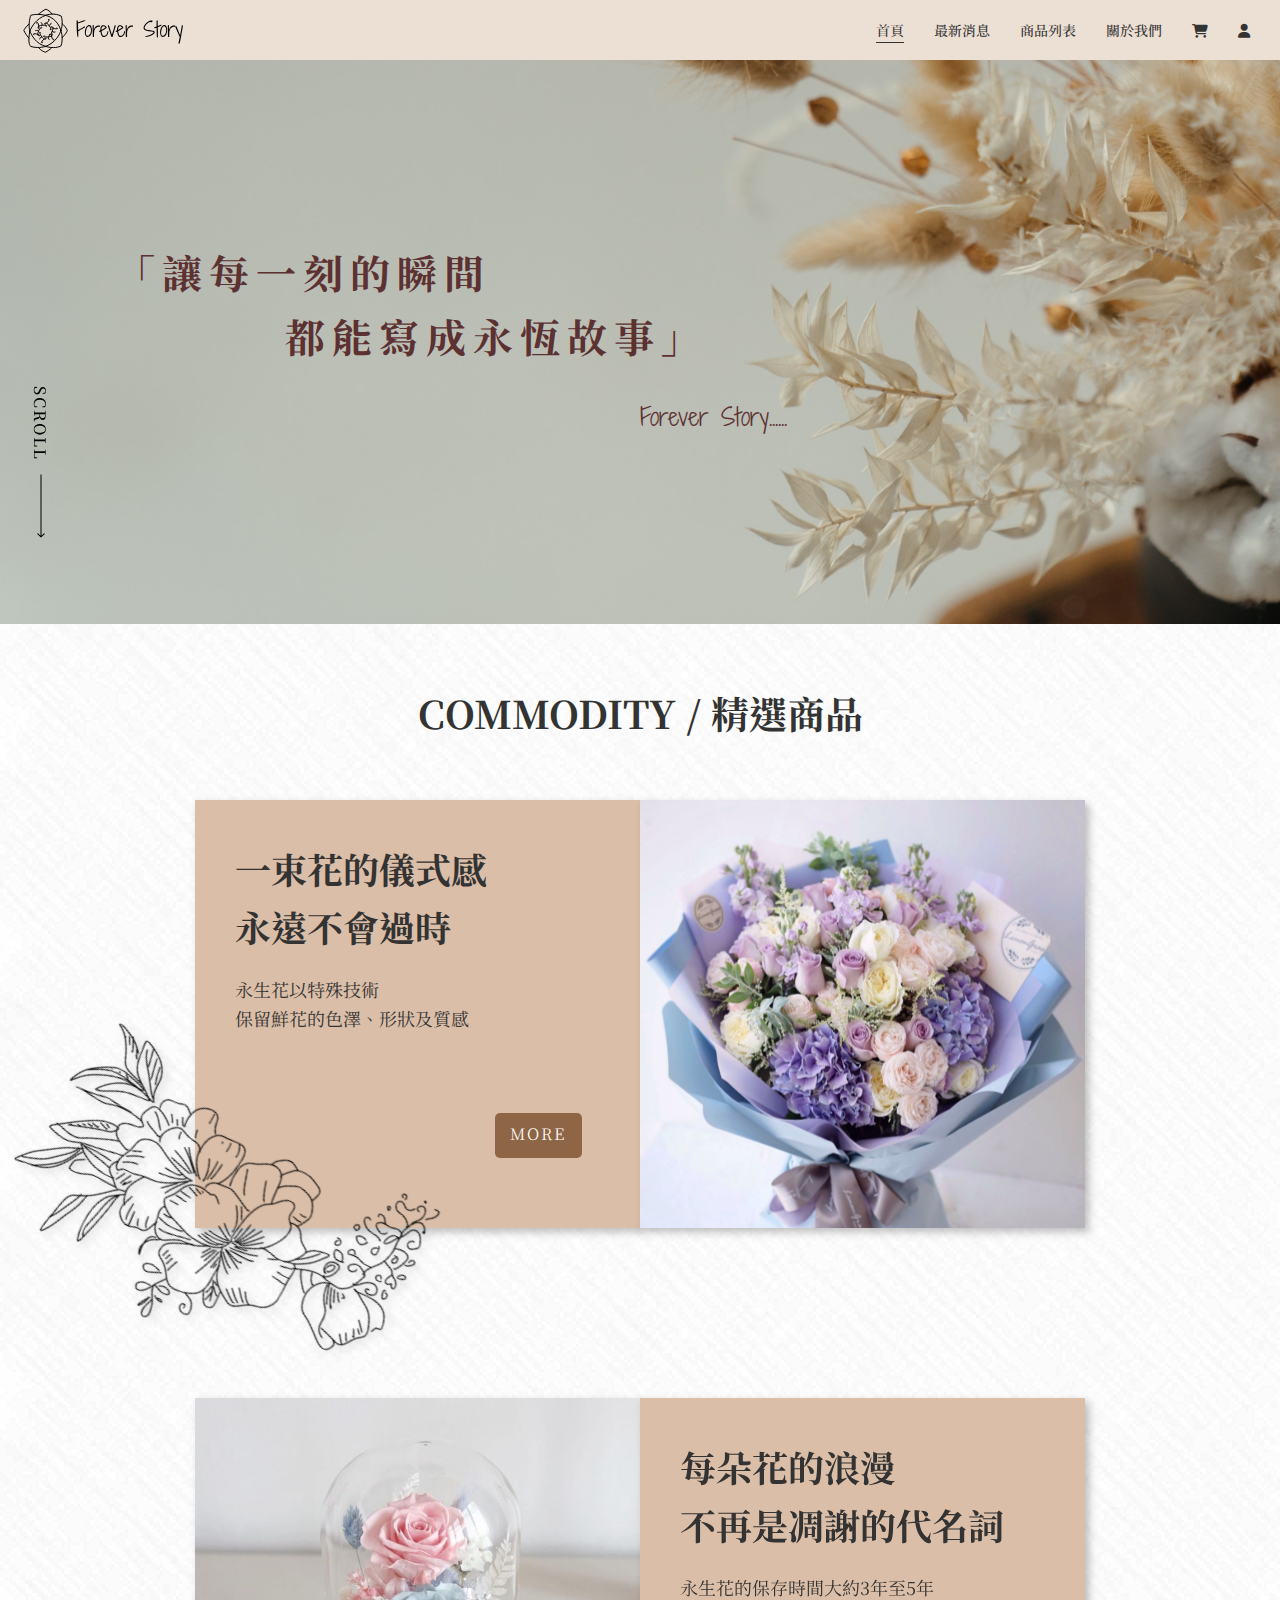
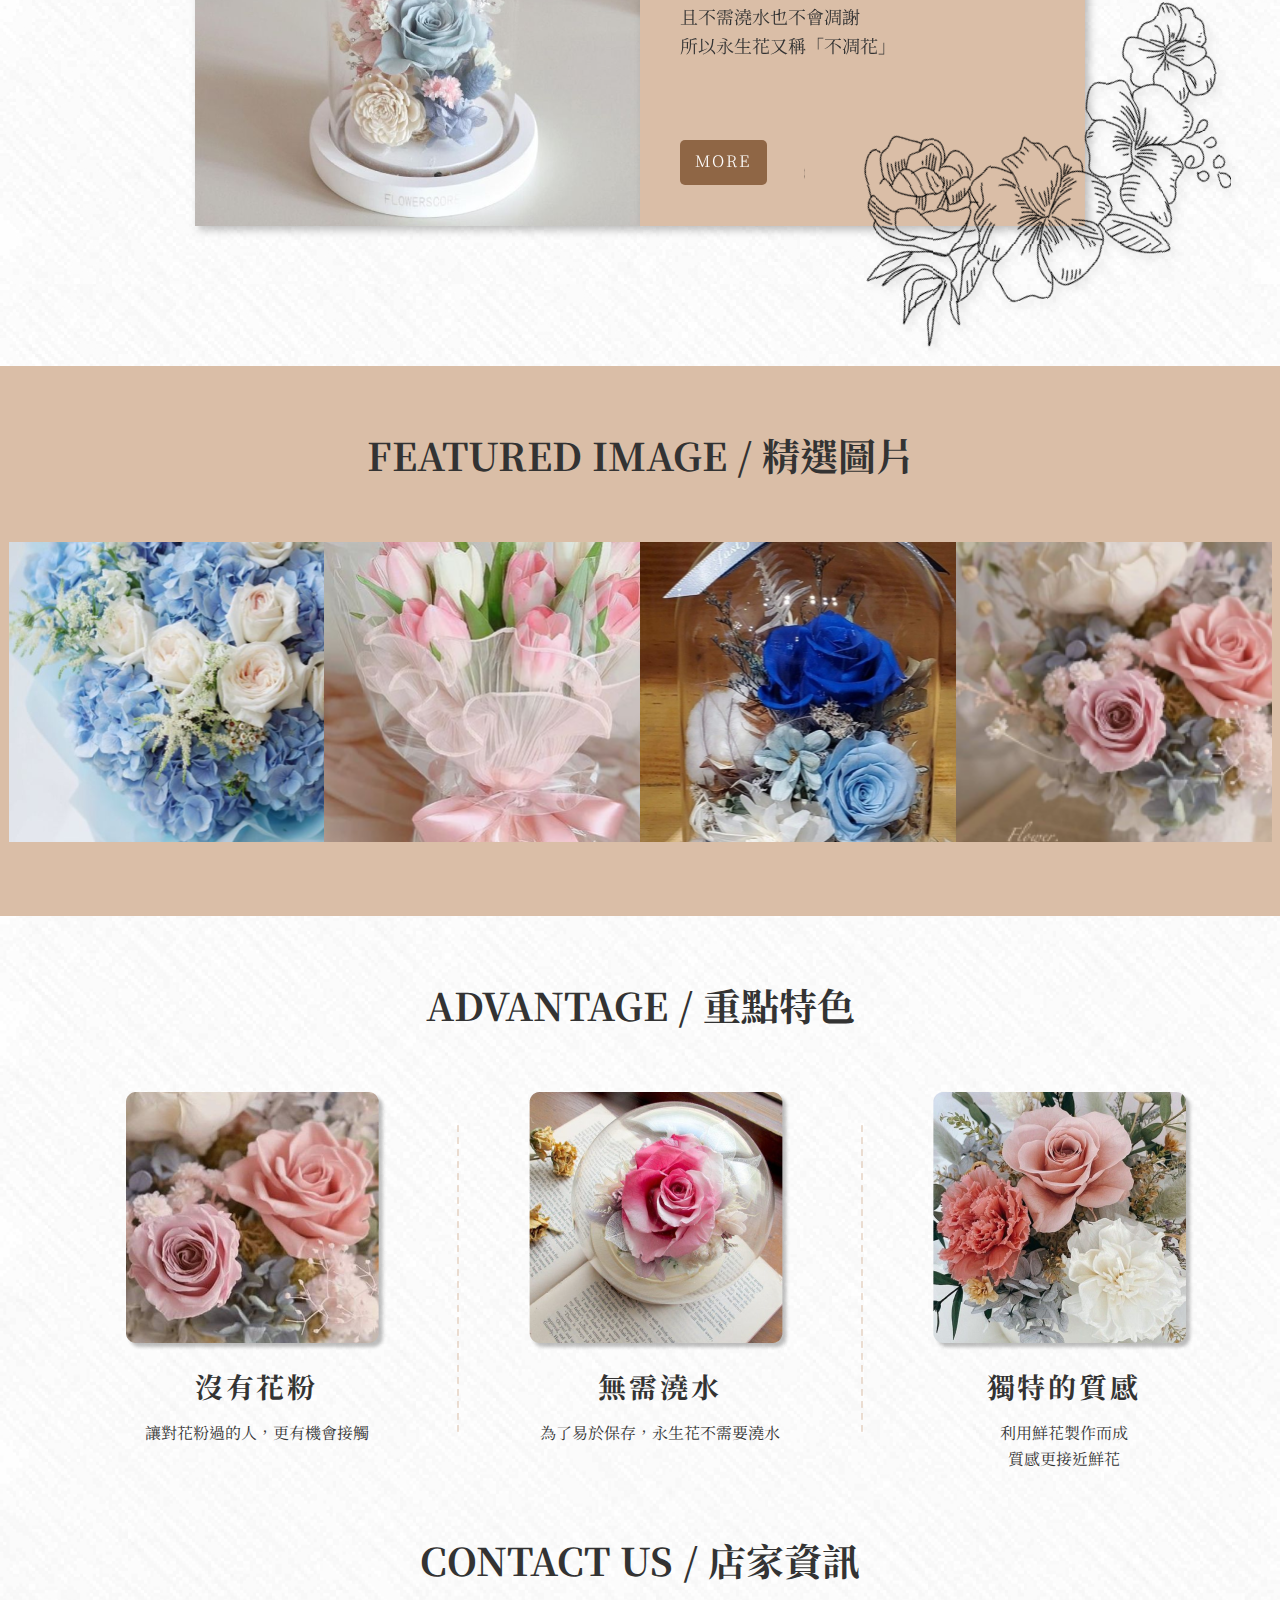
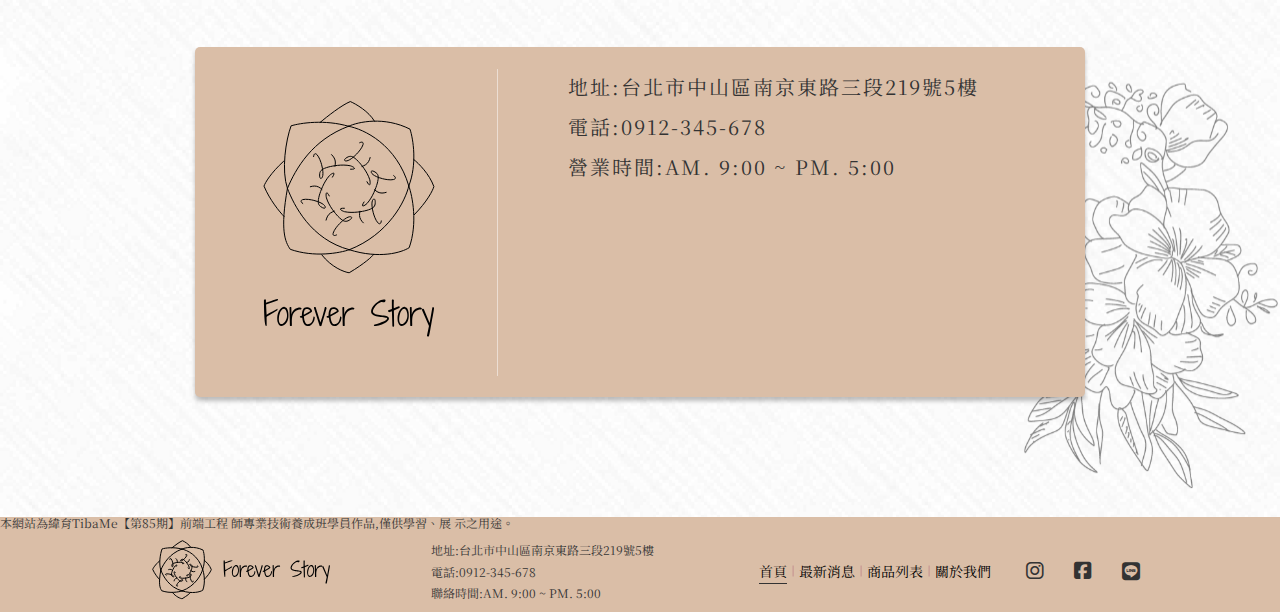
<file: index.html>
<!DOCTYPE html>
<html lang="en">
    <head>
        <meta charset="UTF-8">
        <meta http-equiv="X-UA-Compatible" content="IE=edge">
        <meta name="viewport" content="width=device-width, initial-scale=1.0">
        <link rel="icon" href="./img/Group 24 (1).png">
        <link rel="preconnect" href="https://fonts.googleapis.com">
        <link rel="preconnect" href="https://fonts.gstatic.com" crossorigin>
        <link href="https://fonts.googleapis.com/css2?family=Noto+Serif+TC:wght@400;500;700&display=swap" rel="stylesheet">
        <link href="https://fonts.googleapis.com/css2?family=Shadows+Into+Light+Two&display=swap" rel="stylesheet">
        <link rel="stylesheet" href="https://cdnjs.cloudflare.com/ajax/libs/font-awesome/6.4.0/css/all.min.css">
        <link rel="stylesheet" href="css/style.css">
        <title>Forever Story</title>
    </head>
    <body>
        <!------------------天------------------------->
        <header>
            <div class="logo">
                <a href="index.html">
                    <img src="./img/logo.svg" alt="">
                </a>
            </div>
            
            <i class="fa fa-bars" aria-hidden="true"></i>
            <ul>
                <li><a href="index.html" class="index_a">首頁</a></li>
                <li><a href="news.html">最新消息</a></li>
                <li><a href="item.html">商品列表</a></li>
                <li><a href="about.html">關於我們</a></li>
                <li><a href="shoppingcart.html" class="shopping_a"><i class="fa-solid fa-cart-shopping"></i></a></li>
                <li><a href="user.html" class="user_a"><i class="fa-solid fa-user"></i></a></li>
            </ul>
        

        </header>

        <!------------------大圖------------------------->
        <div class="big_bgi">
            <img src="./img/scroll.svg" alt="" class="scroll">

            <h1 class="title"><pre>「讓每一刻的瞬間
          都能寫成永恆故事」</pre></h1>
            <p class="titletext">Forever Story......</p>
            
        </div>

        <!--------------------精選商品--------------------------->
    <article class="commodity">

        <h2>COMMODITY / 精選商品</h2>
        
            <div class="commoditywar1">
                <div class="t1">
                    <div class="topflowerleft"></div> 
                    <h3>一束花的儀式感<br>
                        永遠不會過時</h3>
                        <p>永生花以特殊技術<br>
                            保留鮮花的色澤、形狀及質感</p>
                        <button><a href="./item.html">MORE</a></button>
                </div>
                <img src="./img/commodity_item1.svg" alt="" class="commodity_item1">
            </div>

            <div class="commoditywar2">
                <img src="./img/commodity_item2.png" alt="" class="commodity_item2">
                <div class="t2">
                    <h3>每朵花的浪漫<br>
                        不再是凋謝的代名詞</h3>
                    <p>永生花的保存時間大約3年至5年<br>
                    且不需澆水也不會凋謝<br>
                    所以永生花又稱「不凋花」</p>

                    <button class="btn1"><a href="./item.html">MORE</a></button>
                    <div class="topflowerright"></div> 
                </div>
            </div>

            
        
    </article>
    <!---------------------------精選圖片---------------------------------------->
    <article class="featured">
            <h2>FEATURED IMAGE / 精選圖片</h2>

            <ul>
                <li class="item1"></li>
                <li class="item2"></li>
                <li class="item3"></li>
                <li class="item4"></li>
            </ul>   

    </article>

    <!---------------------------特色---------------------------------------->
    <article class="bottom">
        <h2>ADVANTAGE / 重點特色</h2>
        <div class="advantage">

            <ul>
                <li>
                    <img src="./img/advantage1.png" alt="" class="advantage1">
                    <h4>沒有花粉</h4>
                    <P>讓對花粉過的人，更有機會接觸
                    </P>
                </li>

                <img src="./img/Line 4.svg" alt="" class="line">

                <li>
                    <img src="./img/advantage2.png" alt="" class="advantage2">
                    <h4>無需澆水</h4>
                    <p>為了易於保存，永生花不需要澆水</p>
                </li>

                <img src="./img/Line 4.svg" alt="" class="line">

                <li>
                    <img src="./img/advantage3.png" alt="" class="advantage3">
                    <h4>獨特的質感</h4>
                    <p>利用鮮花製作而成<br>質感更接近鮮花</p>
                </li>
            </ul>


        </div>

                <!--店家資訊-->
        <h2>CONTACT US / 店家資訊</h2>
        <div class="contact">

            <div class="leftlogo">
                <img src="./img/logoimg.svg" alt="" class="logoimg">
            </div>

            <img src="./img/Line 39.svg" alt="" class="divline">

            <div class="righttext">
                <p>地址:台北市中山區南京東路三段219號5樓<br>
                電話:0912-345-678<br>
                營業時間:AM. 9:00 ~ PM.  5:00</p>

                <p class="rwdrighttext">地址 :<br>台北市中山區南京東路三段219號5樓<br>
                    電話:<br>0912-345-678<br>
                    營業時間:<br>AM. 9:00 ~ PM.  5:00</p>
                <iframe src="https://www.google.com/maps/embed?pb=!1m18!1m12!1m3!1d3614.4656065755294!2d121.539408229922!3d25.052203399999993!2m3!1f0!2f0!3f0!3m2!1i1024!2i768!4f13.1!3m3!1m2!1s0x3442abe6b0446815%3A0xf006dde8c27afcc7!2z57ev6IKyVGliYU1l6ZmE6Kit5Y-w5YyX6IG36KiT5Lit5b-D!5e0!3m2!1szh-TW!2stw!4v1688898872513!5m2!1szh-TW!2stw" width="480" height="170" style="border:0;" allowfullscreen="" loading="lazy" referrerpolicy="no-referrer-when-downgrade"></iframe>
                <iframe src="https://www.google.com/maps/embed?pb=!1m18!1m12!1m3!1d903.6169485216923!2d121.54260916946986!3d25.052129213550778!2m3!1f0!2f0!3f0!3m2!1i1024!2i768!4f13.1!3m3!1m2!1s0x3442abe6b0446815%3A0xf006dde8c27afcc7!2z57ev6IKyVGliYU1l6ZmE6Kit5Y-w5YyX6IG36KiT5Lit5b-D!5e0!3m2!1szh-TW!2stw!4v1688984788262!5m2!1szh-TW!2stw" width="200" height="200" style="border:0;" allowfullscreen="" loading="lazy" referrerpolicy="no-referrer-when-downgrade" class="rwdmap"></iframe>
            </div>

            
        </div>
        <div class="bottomflower">
            <img src="./img/Group 148 (1).svg" alt="">
        </div>

    </article>

    <!--------------------- footer  ----------------------->
    <div class="worring">本網站為緯育TibaMe【第85期】前端工程
        師專業技術養成班學員作品,僅供學習、展
        示之用途。</div>
    <footer>
        

        <div class="footerimg">

            <a href="index.html"><img src="./img/footerlogo.svg" alt="" class="footerlogo"></a>

        </div>

        <div class="footertext">

            <p>地址:台北市中山區南京東路三段219號5樓<br>
                電話:0912-345-678<br>
                聯絡時間:AM. 9:00 ~ PM. 5:00</p>

        </div>


        <ul class="footerul">
            <li><a href="index.html" class="index_a">首頁</a></li>
            <img src="./img/Line 31.svg" alt="">
            <li><a href="news.html">最新消息</a></li>
            <img src="./img/Line 31.svg" alt="">
            <li><a href="item.html">商品列表</a></li>
            <img src="./img/Line 31.svg" alt="">
            <li><a href="about.html">關於我們</a></li>
        </ul>
        <div class="footericon">
            <a href="#"><i class="fa-brands fa-instagram"></i></a>
            <a href="#"><i class="fa-brands fa-square-facebook"></i></a>
            <a href="#"><i class="fa-brands fa-line"></i></a>
        </div>
    </footer>
    </body>
</html>
</file>
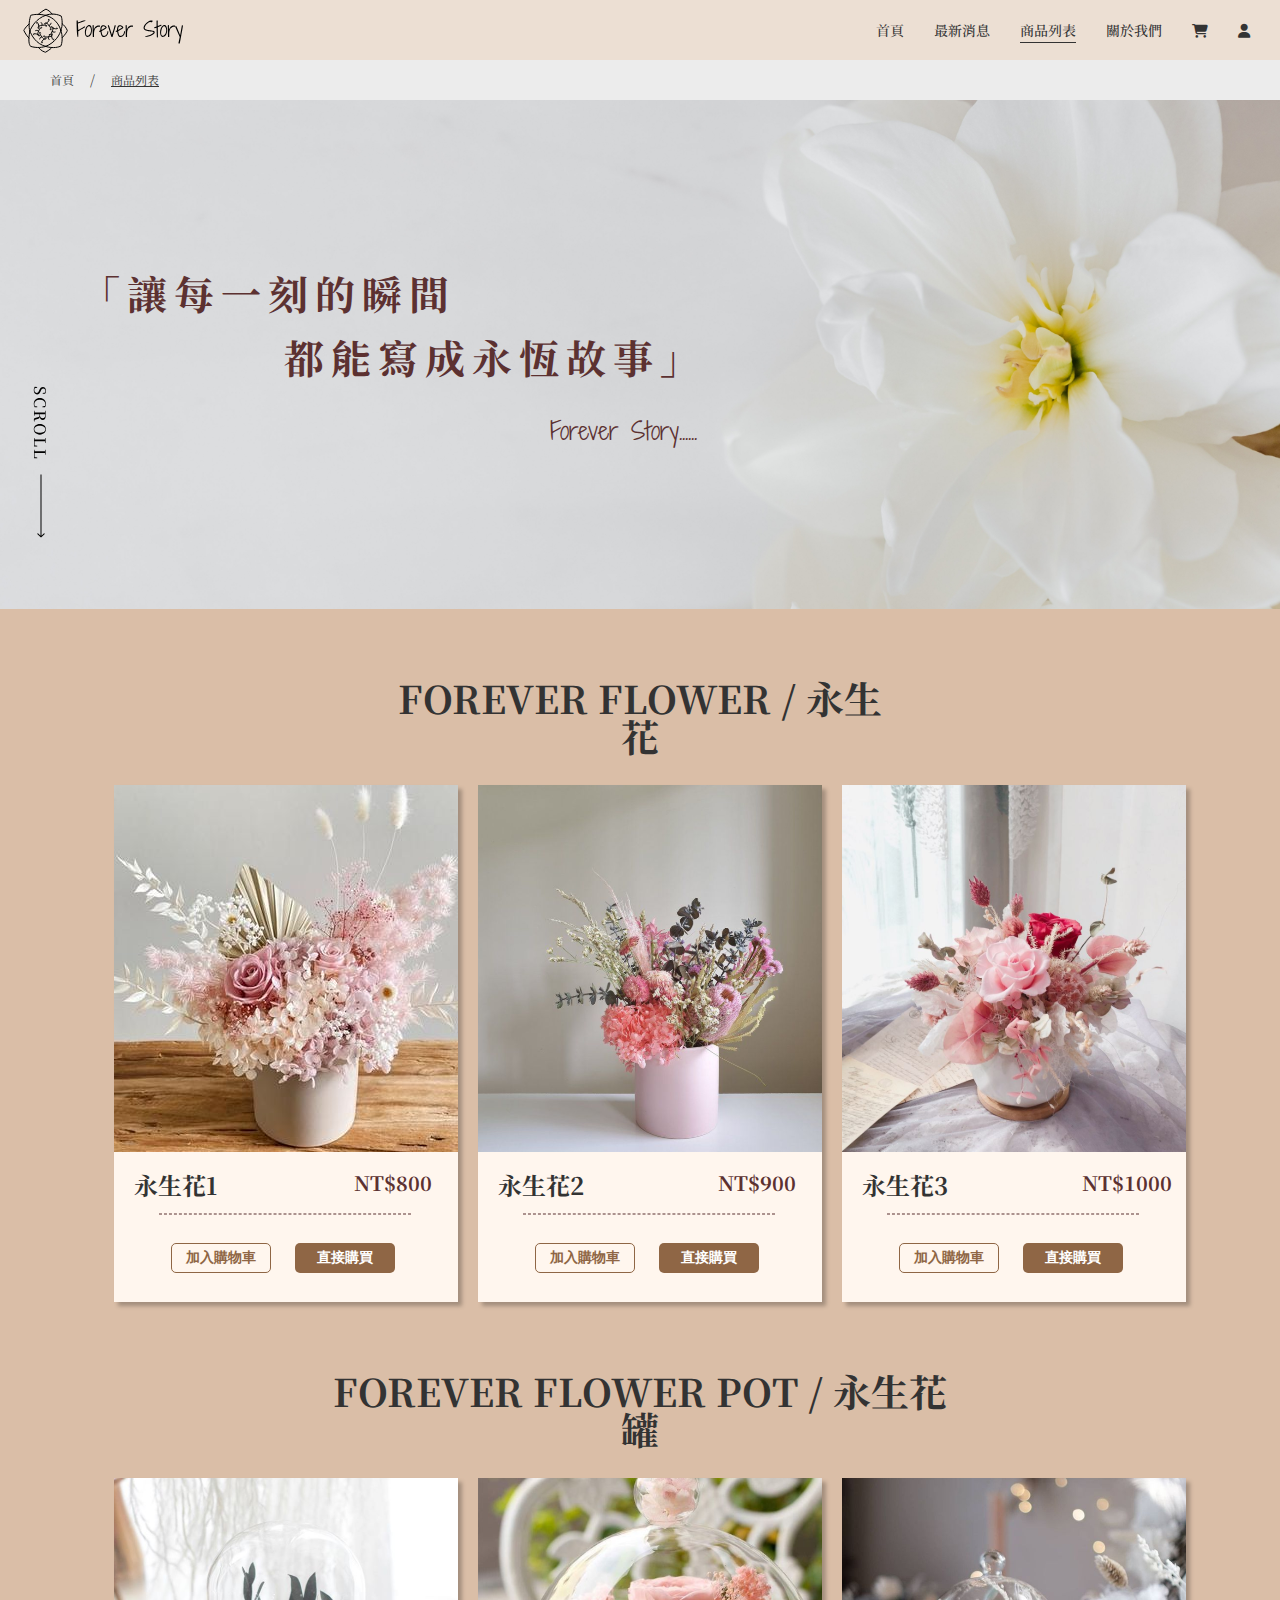
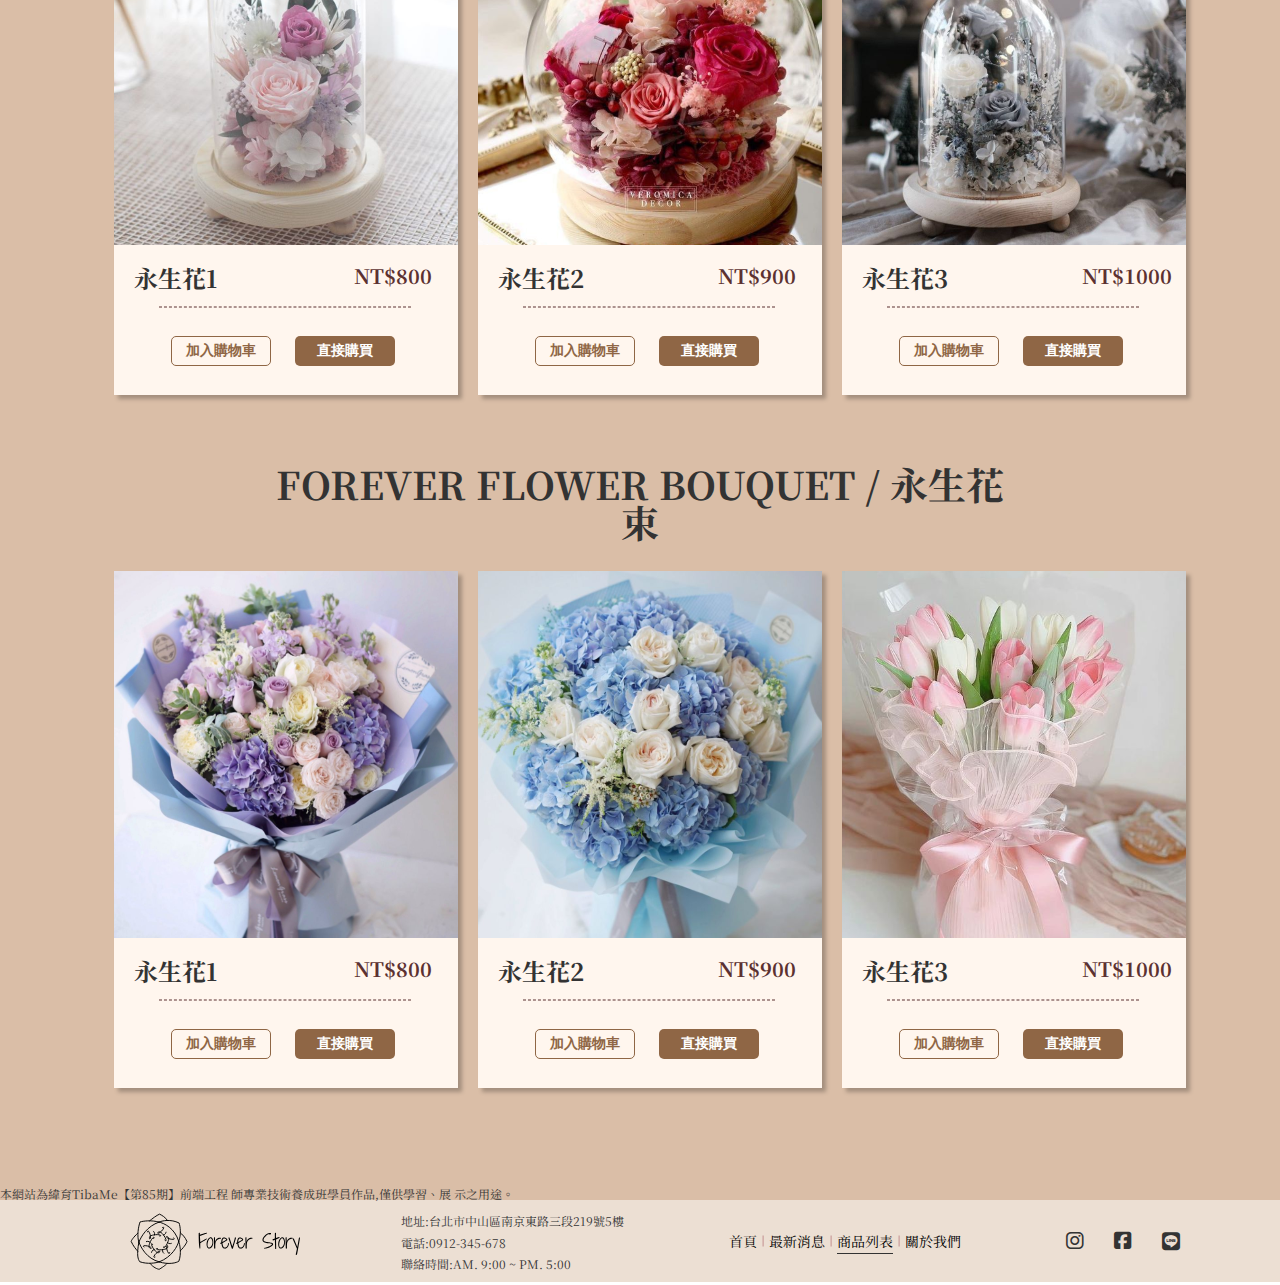
<file: item.html>
<!DOCTYPE html>
<html lang="en">
    <head>
        <meta charset="UTF-8">
        <meta http-equiv="X-UA-Compatible" content="IE=edge">
        <meta name="viewport" content="width=device-width, initial-scale=1.0">
        <link rel="icon" href="./img/Group 24 (1).png">
        <link rel="preconnect" href="https://fonts.googleapis.com">
        <link rel="preconnect" href="https://fonts.gstatic.com" crossorigin>
        <link href="https://fonts.googleapis.com/css2?family=Noto+Serif+TC:wght@400;500;700&display=swap" rel="stylesheet">
        <link href="https://fonts.googleapis.com/css2?family=Shadows+Into+Light+Two&display=swap" rel="stylesheet">
        <link rel="stylesheet" href="https://cdnjs.cloudflare.com/ajax/libs/font-awesome/6.4.0/css/all.min.css">
        <link rel="stylesheet" href="css/item_style.css">
        <link rel="stylesheet" href="css/style.css">
        <link rel="stylesheet" href="css/about_style.css">
        <title>Forever Story</title>
    </head>
    <body>

        <!----------------------天--------------------------->
        <header>
            <div class="logo">
                <a href="index.html">
                    <img src="./img/logo.svg" alt="">
                </a>
            </div>
            <ul>
                <li><a href="index.html">首頁</a></li>
                <li><a href="news.html" class="news_a">最新消息</a></li>
                <li><a href="item.html" class="item_a">商品列表</a></li>
                <li><a href="about.html">關於我們</a></li>
                <li><a href="shoppingcart.html" class="shopping_a"><i class="fa-solid fa-cart-shopping"></i></a></li>
                <li><a href="user.html" class="user_a"><i class="fa-solid fa-user"></i></a></li>
            </ul>
        </header>

        <!-----------------------麵包屑---------------------->
        <div class="nav">
            <pre><a href="index.html">首頁</a>    /    <a href="item.html" class="item_a">商品列表</a></pre>
        </div>
        <!------------------大圖---------------------->

        <div class="itembig_bgi">
            <img src="./img/scroll.svg" alt="" class="scroll">

            <h1 class="itemtitle"><pre>「讓每一刻的瞬間
            都能寫成永恆故事」</pre></h1>
            <p class="titletext">Forever Story......</p>
        </div>

        <!------------------商品區塊------------------------>

        <div class="itemwra">
<!----------------------------上層--------------------------->
            <h2>FOREVER FLOWER / 永生花</h2>
            <ul>
                <li>
                    <img src="./img/item1-1.svg" alt="" class="item1-1">
                    <h3>永生花1</h3>
                    <p>NT$800</p>
                    <p class="li_line"></p>
                    <input class="shopping_cart" type="button" value="加入購物車">
                    <input class="buy" type="button" value="直接購買">
                </li>

                <li>
                    <img src="./img/item1-2.svg" alt="" class="item1-2">
                    <h3>永生花2</h3>
                    <p>NT$900</p>
                    <p class="li_line"></p>
                    <input class="shopping_cart" type="button" value="加入購物車">
                    <input class="buy" type="button" value="直接購買">
                </li>

                <li>
                    <img src="./img/item1-3.svg" alt="" class="item1-3">
                    <h3>永生花3</h3>
                    <p>NT$1000</p>
                    <p class="li_line"></p>
                    <input class="shopping_cart" type="button" value="加入購物車">
                    <input class="buy" type="button" value="直接購買">
                </li>
            </ul>
<!----------------------------中間--------------------------->
            <h2 class="itemtitle2">FOREVER FLOWER POT / 永生花罐</h2>
            <h2 class="itemtitle2rwd">FOREVER FLOWER POT<br>永生花罐</h2>

            <ul>
                <li>
                    <img src="./img/item2-1.svg" alt="" class="item1-1">
                    <h3>永生花1</h3>
                    <p>NT$800</p>
                    <p class="li_line"></p>
                    <input class="shopping_cart" type="button" value="加入購物車">
                    <input class="buy" type="button" value="直接購買">
                </li>

                <li>
                    <img src="./img/item2-2.svg" alt="" class="item1-2">
                    <h3>永生花2</h3>
                    <p>NT$900</p>
                    <p class="li_line"></p>
                    <input class="shopping_cart" type="button" value="加入購物車">
                    <input class="buy" type="button" value="直接購買">
                </li>

                <li>
                    <img src="./img/item2-3.svg" alt="" class="item1-3">
                    <h3>永生花3</h3>
                    <p>NT$1000</p>
                    <p class="li_line"></p>
                    <input class="shopping_cart" type="button" value="加入購物車">
                    <input class="buy" type="button" value="直接購買">
                </li>
            </ul>
            <!------------------下層------------------>
            <h2 class="itemtitle3">FOREVER FLOWER BOUQUET / 永生花束</h2>
            <h2 class="itemtitle3rwd">FOREVER FLOWER BOUQUET<br>永生花束</h2>


            <ul>
                <li>
                    <img src="./img/item3-1.svg" alt="" class="item1-1">
                    <h3>永生花1</h3>
                    <p>NT$800</p>
                    <p class="li_line"></p>
                    <input class="shopping_cart" type="button" value="加入購物車">
                    <input class="buy" type="button" value="直接購買">
                </li>

                <li>
                    <img src="./img/item3-2.svg" alt="" class="item1-2">
                    <h3>永生花2</h3>
                    <p>NT$900</p>
                    <p class="li_line"></p>
                    <input class="shopping_cart" type="button" value="加入購物車">
                    <input class="buy" type="button" value="直接購買">
                </li>

                <li>
                    <img src="./img/item3-3.svg" alt="" class="item1-3">
                    <h3>永生花3</h3>
                    <p>NT$1000</p>
                    <p class="li_line"></p>
                    <input class="shopping_cart" type="button" value="加入購物車">
                    <input class="buy" type="button" value="直接購買">
                </li>
            </ul>

        </div>

        <!----------------footer--------------------->
        <div class="worring">本網站為緯育TibaMe【第85期】前端工程
            師專業技術養成班學員作品,僅供學習、展
            示之用途。</div>
        <footer class="footer">

            <div class="footerimg">
    
                <a href="index.html" class="footerlogo_a"><img src="./img/footerlogo.svg" alt="" class="footerlogo"></a>
    
            </div>
    
            <div class="footertext">
    
                <p>地址:台北市中山區南京東路三段219號5樓<br>
                    電話:0912-345-678<br>
                    聯絡時間:AM. 9:00 ~ PM. 5:00</p>
    
            </div>
    
    
            <ul class="footerul">
                <li><a href="index.html">首頁</a></li>
                <img src="./img/Line 31.svg" alt="">

                <li><a href="news.html">最新消息</a></li>
                <img src="./img/Line 31.svg" alt="">

                <li><a href="item.html" class="about_a">商品列表</a></li>
                <img src="./img/Line 31.svg" alt="">

                <li><a href="about.html">關於我們</a></li>
            </ul>
            <div class="footericon">
                <a href="#"><i class="fa-brands fa-instagram"></i></a>
                <a href="#"><i class="fa-brands fa-square-facebook"></i></a>
                <a href="#"><i class="fa-brands fa-line"></i></a>
            </div>
        </footer>
        
    </body>
</html>
</file>
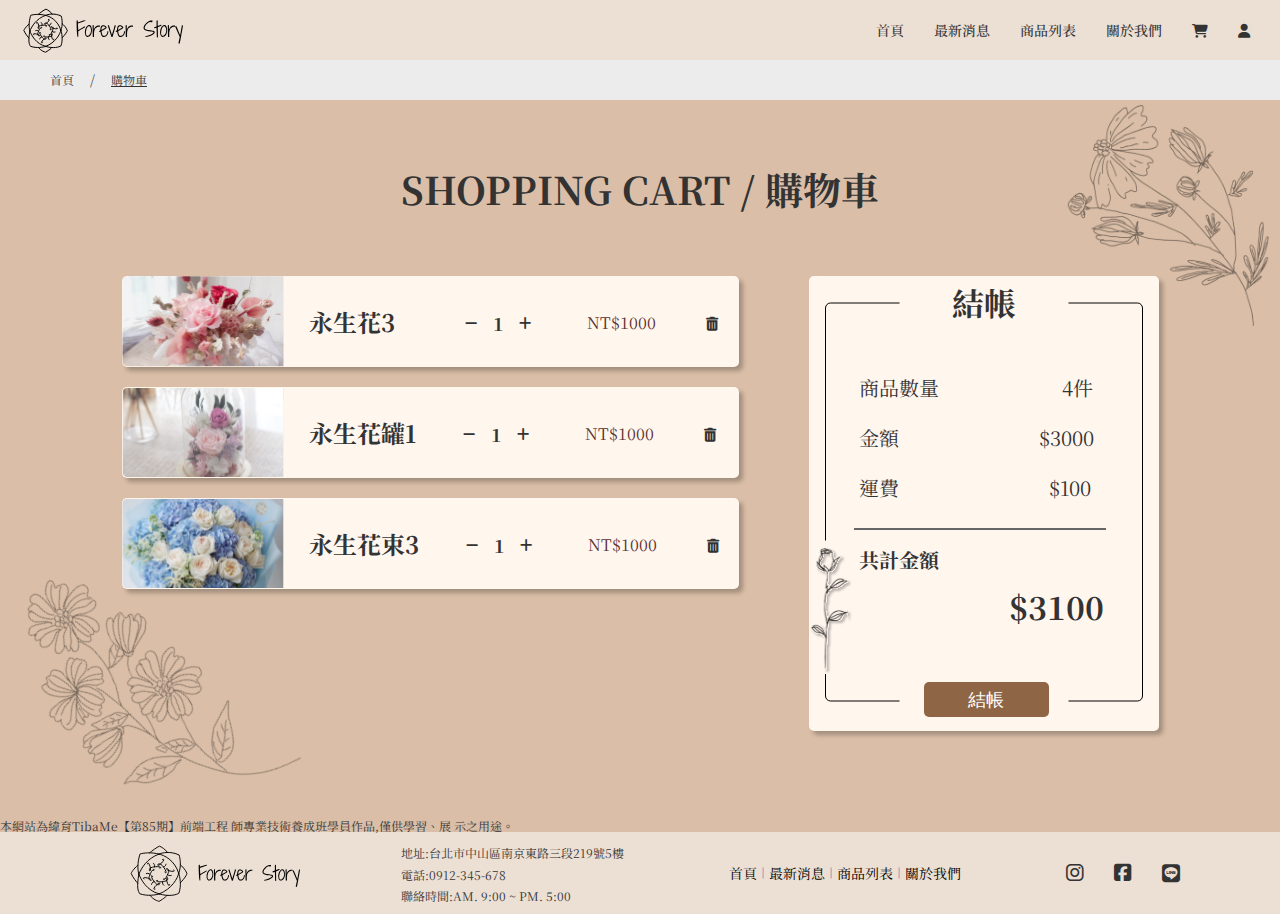
<file: shoppingcart.html>
<!DOCTYPE html>
<html lang="en">
    <head>
        <meta charset="UTF-8">
        <meta http-equiv="X-UA-Compatible" content="IE=edge">
        <meta name="viewport" content="width=device-width, initial-scale=1.0">
        <link rel="icon" href="./img/Group 24 (1).png">
        <link rel="preconnect" href="https://fonts.googleapis.com">
        <link rel="preconnect" href="https://fonts.gstatic.com" crossorigin>
        <link href="https://fonts.googleapis.com/css2?family=Noto+Serif+TC:wght@400;500;700&display=swap" rel="stylesheet">
        <link href="https://fonts.googleapis.com/css2?family=Shadows+Into+Light+Two&display=swap" rel="stylesheet">
        <link rel="stylesheet" href="https://cdnjs.cloudflare.com/ajax/libs/font-awesome/6.4.0/css/all.min.css">
        <link rel="stylesheet" href="css/shopping_style.css">
        <link rel="stylesheet" href="css/item_style.css">
        <link rel="stylesheet" href="css/style.css">
        <link rel="stylesheet" href="css/about_style.css">
        <title>Forever Story</title>
    </head>
    <body>

         <!----------------------天--------------------------->
         <header>
            <div class="logo">
                <a href="index.html">
                    <img src="./img/logo.svg" alt="">
                </a>
            </div>
            <ul>
                <li><a href="index.html">首頁</a></li>
                <li><a href="news.html">最新消息</a></li>
                <li><a href="item.html">商品列表</a></li>
                <li><a href="about.html">關於我們</a></li>
                <li><a href="shoppingcart.html" class="shopping_a"><i class="fa-solid fa-cart-shopping"></i></a></li>
                <li><a href="user.html" class="user_a"><i class="fa-solid fa-user"></i></a></li>
            </ul>
        </header>
        
        <!-----------------------麵包屑---------------------->
        <div class="nav">
            <pre><a href="index.html">首頁</a>    /    <a href="shoppingcart.html" class="shopping_a">購物車</a></pre>
        </div>
        <!------------------大包裝------------------------>
        <div class="shoppingwra">
            <img src="./img/newsbgi1.svg" alt="" class="newsbgi1">
            <img src="./img/newsbgi2.png" alt="" class="newsbgi3">
            <h2>SHOPPING CART / 購物車</h2>

            <div class="inwrapper">

                <ul class="ul">
                    <li class="li">
                        <img src="./img/shopping1.svg" alt="" class="shopping1">
                        <h3>永生花3</h3>

                        <i class="fa-solid fa-minus"></i>
                        <p class="number">1</p>
                        <i class="fa-solid fa-plus"></i>
                        <p class="NT">NT$1000</p>

                        <i class="fa-solid fa-trash-can"></i>

                    </li>

                    <li class="li">
                        <img src="./img/shopping2.svg" alt="" class="shopping1">
                        <h3>永生花罐1</h3>

                        <i class="fa-solid fa-minus solid"></i>
                        <p class="number">1</p>
                        <i class="fa-solid fa-plus"></i>
                        <p class="NT">NT$1000</p>

                        <i class="fa-solid fa-trash-can"></i>
                    </li>

                    <li class="li">
                        <img src="./img/shopping3.svg" alt="" class="shopping1">
                        <h3>永生花束3</h3>

                        <i class="fa-solid fa-minus solid"></i>
                        <p class="number">1</p>
                        <i class="fa-solid fa-plus"></i>
                        <p class="NT">NT$1000</p>

                        <i class="fa-solid fa-trash-can"></i>
                    </li>
                </ul>

                <div class="aside">
                    <div class="shoppingbuybgileft"></div>
                    <h4>結帳</h4>
                    <div class="shoppingbuybgiright"></div>
                    <ul class="asideul">
                        
                        <li>
                            <span class="leftspan">商品數量</span><span class="rightspan1">4件</span>
                        </li>
                        
                        <li>
                            <span class="leftspan">金額</span><span class="rightspan2">$3000</span>
                        </li>
                        
                        <li>
                            <span class="leftspan">運費</span><span class="rightspan3">$100</span>
                        </li>
                    </ul>
                    <p class="line"></p>
                    <h5>共計金額</h5>
                    <h6>$3100</h6>
                    <input class="buying" type="button" value="結帳">
                </div>


            </div>

        </div>

        <!----------------footer--------------------->
        <div class="worring">本網站為緯育TibaMe【第85期】前端工程
            師專業技術養成班學員作品,僅供學習、展
            示之用途。</div>
        <footer class="footer">

            <div class="footerimg">
    
                <a href="index.html" class="footerlogo_a"><img src="./img/footerlogo.svg" alt="" class="footerlogo"></a>
    
            </div>
    
            <div class="footertext">
    
                <p>地址:台北市中山區南京東路三段219號5樓<br>
                    電話:0912-345-678<br>
                    聯絡時間:AM. 9:00 ~ PM. 5:00</p>
    
            </div>
    
    
            <ul class="footerul">
                <li><a href="index.html">首頁</a></li>
                <img src="./img/Line 31.svg" alt="">

                <li><a href="news.html">最新消息</a></li>
                <img src="./img/Line 31.svg" alt="">

                <li><a href="item.html" >商品列表</a></li>
                <img src="./img/Line 31.svg" alt="">

                <li><a href="about.html">關於我們</a></li>
            </ul>
            <div class="footericon">
                <a href="#"><i class="fa-brands fa-instagram"></i></a>
                <a href="#"><i class="fa-brands fa-square-facebook"></i></a>
                <a href="#"><i class="fa-brands fa-line"></i></a>
            </div>
        </footer>
        
    </body>
</html>
</file>
<file: css/style.css>
@import url('reset.css');

html{
    font-family: 'Noto Serif TC', serif;
}

body{
    font-size: 14px;
    color: #333;
    
    
}

/*************************天***********************************/

header{

    height: 60px;
    
    background-color: #ECDFD3;
    display: flex;
    justify-content: space-between;

}

div.logo{
    margin: auto 0 auto 15px;
}

div.logo img{}

header ul{
    display: flex;
    padding-right: 30px;
    

}

header li{
    
    margin: auto 0 auto 30px;
}

header li a {
    text-decoration: none;
    color: #333;
    font-weight: 500;
}

header li a.index_a{
    border-bottom: 1.6px solid #333;
    padding-bottom: 2px;
}

header li a:hover{
    border-bottom: 1.6px solid #333;
    padding-bottom: 2px;
}

header ul li a.shopping_a:hover{
    color: #FFF6EE;
}

header ul li a.user_a:hover{
    color: #FFF6EE;
}

header i img{}

header ul i.fa-solid img{
    width: 17px;
}

header ul i.fas img{
    width: 15px;
}

/*************************************大圖區塊*****************************************************/
.big_bgi{
    width: 100%;
    height: 564px;
    margin: 0 auto;
}


.big_bgi h1{
    font-family: 'Noto Serif TC', serif;
    font-weight: 700;
    /* position: absolute; */
    /* left: 4%;
    top: 30%; */
}

.big_bgi p{
    font-family: 'Shadows Into Light Two', cursive;
    /* position: absolute; */
    /* top: 65%;
    left: -20%; */
}

div.big_bgi{
    background-image: url("../img/indexbigimg.svg");
    
    width: 100%;
    height: 564px;
    overflow: hidden;
    background-size: cover;
    background-position: center center;
    margin: 0 auto;
    
}

img.scroll{
    position: absolute;
    width: 36px;
    height: 152px;
    left: 23px;
    top: 386px;
}

h1.title pre{
    font-size: 40px;
    letter-spacing: 7px;
    line-height: 1.6;
    color: #5C3131;
    font-weight: 700;
   margin-left: 115px;
    margin-top: 180px;
    /* margin:103px 0 0 314px ; */
    width: 604px;
    height: 128px;
    /* border: 1px solid #000; */
    

}

p.titletext{
    font-size: 24px;
    color: #5C3131;
    /* border: 1px solid #000; */
    width: 150px;
    height: 35px;
    margin-left: 640px;
    margin-top: 37px;
    /* border: 1px solid #000; */
}

/**********************精選圖片**********************************/
article.commodity{
    overflow: hidden;
    background-image: url("../img/commodity_img.jpg");
    
    height: 100%;
    padding-bottom: 140px;
    /* border: 1px solid #000; */
    
    
}
article.commodity button{
    background-color: #8F6645;
    font-size: 16px;
    font-family: 'Noto Serif TC', serif;
    border: none;
    width: 87px;
    height: 45px;
    border-radius: 5px;
    font-weight: 300;
    margin-top: 80px;
    margin-left: 300px;
}

article.commodity button a{
    text-decoration: none;
    text-align: center;
    color: white;
    letter-spacing: .1em;
    margin-left: -7px;
    padding-top: 8px;
    /* border: 1px solid #000; */
    display: block;
    width: 87px;
    height: 35px;
    overflow: hidden;
    
}
i.fa-bars{
    display: none;
}

article.commodity h2{
    font-size: 38px;
    font-weight: 700;
    text-align: center;
    margin: 70px auto;
    text-align: center;
    /* border: 1px solid #000; */
    width: 446px;
    height: 36px;

   
}


div.t1{
    background-color: #DABEA7;
    width: 445px;
    height: 428px;
   
    filter: drop-shadow(4px 4px 4px rgba(0, 0, 0, 0.25));
    
}
.commoditywar1 .topflowerleft{
    background-image: url("../img/Group\ 148\ \(1\).svg");
    position: absolute;
    width: 413.487px;
    height: 264.812px;
    left: -184px;
    top: 276px;
    transform: rotate(206deg);
    filter: none;
    

}

div.topflowerright{
    background-image: url("../img/Group\ 150.svg");
    position: absolute;
    width: 429.758px;
    height: 383.861px;
    right: -150px;
    top: 168px;
    transform: rotate(1deg);
    filter: none;
    
    
}

div.commoditywar1{
    display: flex;
    justify-content: center;
    margin-bottom: 70px;
}

img.commodity_item1{
    width: 445px;
    height: 428px;
    
    left: 640px;
    top: 800px;
    filter: drop-shadow(4px 4px 4px rgba(0, 0, 0, 0.25));
}


div.t1 h3{
    font-size: 36px;
    font-weight: 700;
    padding-top: 40px;
    margin-left: 40px;
    line-height: 1.6;
}

div.t1 p{
    font-size: 18px;
    margin-top: 20px;
    margin-left: 40px;
    line-height: 1.6;
    font-family: 'Noto Serif TC', serif;

}

div.commoditywar2{
    display: flex;
    justify-content: center;
}


div.t2{
    margin-top: 100px;
    background-color: #DABEA7;
    width: 445px;
    height: 428px;
    /* margin-left: 640px; */
    filter: drop-shadow(4px 4px 4px rgba(0, 0, 0, 0.25));
}


div.t2 h3{
    font-size: 36px;
    font-weight: 700;
    padding-top: 40px;
    margin-left: 40px;
    line-height: 1.6;
}

div.t2 p{
    font-size: 18px;
    margin-top: 20px;
    margin-left: 40px;
    line-height: 1.6;
    font-family: 'Noto Serif TC', serif;
}

div.t2 button.btn1{
    margin-left: 40px;
}

img.commodity_item2{
    position: relative;
    width: 445px;
    height: 428px;
    left: 0;
    top: 100px;
    filter: drop-shadow(4px 4px 4px rgba(0, 0, 0, 0.25));
}

/*********************精選圖片****************************/

article.featured{
    background-color: #DABEA7;
    height: 550px;
    overflow: hidden;
}

article.featured h2{

    font-size: 38px;
    font-weight: 700;
    text-align: center;
    margin: 70px auto;
    text-align: center;
    /* border: 1px solid #000; */
    width: 547px;
    height: 36px;
}

article.featured ul{
    width: 1263px;
    height: 300px;
    margin: 0 auto;
    /* outline: 5px solid white; */

    display: flex;
}

article.featured li{
    background-size: cover;
    background-position: center center;

    transition: .5s;
    /* filter: blur(2px); */
}

article.featured .item1{
    background-image: url("../img/image1.svg");
    flex-grow: 1;
}

article.featured .item2{
    background-image: url("../img/item2.png");
    flex-grow: 1;
}

article.featured .item3{
    background-image: url("../img/item3.png");
    flex-grow: 1;
}

article.featured .item4{
    background-image: url("../img/item4.png");
    flex-grow: 1;
}

article.featured li:hover{
    flex-grow: 2;
    filter: blur(0);
}

/******************特色*****************/

article.bottom{
    background-image: url("../img/bottom.png");
    /* height: 1200px; */
    padding-bottom: 120px;
    overflow: hidden;
}

.bottom h2{
    font-size: 38px;
    font-weight: 700;
    text-align: center;
    margin: 70px auto;
    text-align: center;
    /* border: 1px solid #000; */
    width: 547px;
    height: 36px;
}

div.advantage{
    
}

.advantage ul{
    display: flex;
    margin-left: 40px;
    justify-content: center;
    
    
}

.advantage li{
    margin: 0 70px;
    /* border: 1px solid #000;  */
}

.advantage img{
    /* margin: 0 auto; */
}

.advantage li h4{
    font-size: 28px;
    font-weight: 700;
    text-align: center;
    margin-top: 20px;
    letter-spacing: .1em;
}

.bottom img.line{
    
}

.advantage li p{
    font-family: 'Noto Serif TC', serif;
    font-size: 16px;
    text-align: center;
    margin-top: 20px;
    line-height: 1.6;

}

div.contact{
    background-color: #DABEA7;
    display: flex;
    width: 890px;
    height: 350px;
    margin: 0 auto;
    border-radius: 5px;
    box-shadow: 0px 4px 4px rgba(0, 0, 0, 0.25);
    position: relative; 
     z-index: 2;
}

.leftlogo{
    width: 237px;
    height: 283px;
    margin-top: 20px;
    margin-left: 35px;
    
}

.leftlogo .logoimg{}

.righttext .rwdrighttext{
    display: none;
}

.righttext p{
    font-family: 'Noto Serif TC', serif;
    font-size: 20px;
    font-weight: 400;
    line-height: 2;
    letter-spacing: 0.1em;
    /* border: 1px solid #000; */
    margin-left: 70px;
    margin-top: 20px;

}

.righttext iframe{
    margin-left: 70px;
    margin-top: 20px;
    border-radius: 5px;
}
.righttext .rwdmap{
    display: none;
}

img.divline{
    height: 311px;
    margin-top: 20px;
    margin-left: 30px;
}
div.bottomflower{
    position: absolute;
    transform: rotate(90deg);
    right: -73px;
    top: 3350px;
    opacity: .5;
}


/********************footer*******************/
div.worring{
    font-size: 12px;
    background-color: #DABEA7;
    text-align: start;
}
footer{
    background-color: #DABEA7;
    /* height: 82px; */
    display: flex;
    justify-content: center;
}



.footerimg{
    margin-left: 50px;
}
.footerimg a{}

.footer .footerimg .footerlogo{
    height: 78px;
    padding-top: 3px;
}

.footertext{
    /* border: 1px solid #000; */
    margin-left: 100px;
    margin-top: 10px;
}

.footertext p{
    font-family: 'Noto Serif TC', serif;
    font-size: 12px;
    line-height: 1.8;
    
}

.footerul {
    display: flex;
    align-items: center;
    margin-left: 100px;
}

.footerul li{
    /* border: 1px solid #000;   */
    padding: 0 5px;
}

.footerul li a{
    text-decoration: none;
    color: #000;
    font-size: 14px;
}
.footerul li .index_a{
    border-bottom: 1.6px solid #333;
    padding-bottom: 2px;
}

.footerul li a:hover{
    border-bottom: 1.6px solid #333;
    padding-bottom: 2px;
}

.footericon {
    display: flex;
    align-items: center;
    font-size: 18px;
    margin-right: 50px;
}

.footericon i{
    color: #333;
    margin-left: 30px;
}

.footericon .fa-instagram{
    font-size: 20px;
}

.footericon .fa-square-facebook{
    font-size: 20px;
}

.footericon .fa-line{}

@media screen and (max-width: 414px){
/*******************天*/
    body{
        width: 100vw;
    }


   header{
    flex-direction: column;
    height: 100%;
    padding-bottom: 20px;
   }
    header ul{
        /* display: none; */
        padding-right: 0;
        margin-right: 10px;
        padding-left: 10px;
        
    }
    header li{
        margin:0 auto 0 auto;
    }
    /************************大圖 */
    div.big_bgi{
        width: 100vw;
        height: 271px;
        
        
    }
    .big_bgi .title pre{
        font-size: 22px;
        margin-left: 0;
        margin-top: 90px;
     
        height: 95px;
    }
    .big_bgi .scroll{
        width: 19px;
        top: 213px;
    }

    .big_bgi .titletext{
        margin-left: 300px;
        margin-top: 0;
        font-size: 18px;
    }

    /* i.fa-bars{
        display: block;
        position: absolute;
        right: 0;
        top: 0;
        width: 60px;
        height: 60px;
        line-height: 60px;
        text-align: center;
        font-size: 20px;
    }
    header ul{
        display: block;
        position: fixed;
        height: 200px;
        width: 200px;
        background-color: #ECDFD3;
        right: 100px;
        top: 60px;
        transition: all .5s;
    }
    header li{

    }
    header a{
        color: white;
    }
    header .fa:hover ~ ul{
        right: -20px;
    } */

    /*********精選商品*********/

    .commodity{
        height: 100%;
        margin-bottom: -50px;
        
    }
    div.topflowerleft{
        display: none;
    }
    div.topflowerright{
        display: none;
    }
    article.commodity h2{
        font-size: 28px;
        margin: 70px auto;
        width: 100%;
    }
    div.commoditywar1{
        flex-direction: column-reverse;
        filter: drop-shadow(4px 4px 4px rgba(0, 0, 0, 0.25));   
    }
    div.t1{
        width: 320px;
        height: 320px;
        margin: 0 auto;
        filter: none;
    }
    article.commodity button{
        margin-top: 48px;
        margin-left: 117px;

    }
    article.commodity button a{
        margin-left: -14px;
    }

    img.commodity_item1{
        width: 320px;
        height: 308px;
        margin: 0 auto;
        filter: none;
    }
    div.t1 h3{
        font-size: 24px;
        padding: 0;
        margin-left: 0;
        text-align: center;
        margin-top: 35px;
    }
    div.t1 p{
        font-size: 16px;
        margin-left: 0;
        text-align: center;
        margin-top: 30px;
    }

    div.commoditywar2{
        flex-direction: column;
        filter: drop-shadow(4px 4px 4px rgba(0, 0, 0, 0.25));
        margin-top: 130px;
    }
    div.t2{
        width: 320px;
        height: 320px;
        margin: 0 auto;
        filter: none;
    }
    
    div.t2 h3{
        font-size: 24px;
        padding: 0;
        margin-left: 0;
        text-align: center;
        margin-top: 35px;
    }
    div.t2 p{
        font-size: 16px;
        margin-left: 0;
        text-align: center;
        margin-top: 30px;
    }
    div.t2 button.btn1{
        margin-top: 30px;
        margin-left: 117px;
    }
    img.commodity_item2{
        position: sticky;
        width: 320px;
        height: 308px;
        margin: 0 auto;
        filter: none;
    }



    /******************精選團片*****************************/
    article.featured{
        height: 100%;
        padding-bottom: 70px;
    }

    article.featured h2{
        font-size: 26px;
        margin: 0;
        margin-top: 70px;
        width: 100%;
        height: 0;
    }
    article.featured ul{
        margin-top: 70px;
        width: 100%;
        height: 150px;
    }
    article.featured li{
        background-size: cover;
        background-repeat: no-repeat;
        height: 150px;
        filter: grayscale();
    }

    /******************特色********************/

    article .bottom {
        display: none;
    }

    .bottom h2 {
        font-size: 28px;
        margin: 0;
        margin-top: 70px;
        width: 100%;
        height: 0;
    }
    .advantage ul{
        display: block;
        margin-left: 0;
        margin-top: 90px;
        
    }
    .advantage li{
        margin: 0 80px;
        margin-top: 50px;
    }

    .advantage li h4{
        font-size: 24px;
    }
    .advantage .line{
        display: none;
    }

    div.contact{
        display: block;
        width: 320px;
        height: auto;
        margin-top: 70px;
        overflow: hidden;
    }

    .leftlogo{
       margin: 0 auto;
    }
    
    img.divline{
        display: none;
    }
    .righttext p{
        display: none;
    }
    .righttext .rwdrighttext{
        display: block;
        font-size: 16px;
        margin: 0;
        text-align: center;
        line-height: 1.6;
        margin-top: 30px;
    }

    .righttext iframe{
        display: none;
    }
    .righttext .rwdmap{
        display: block;
        
        margin: 30px auto 50px auto;
    }

    div.bottomflower{
        display: none;
    }


    /*****************footer***********************/
    footer{
        flex-direction: column;
        padding-top: 10px;
        
    }
    .footerimg{
        margin-left: 0;
        margin: 0 auto;
    }
    .footertext{
        margin-left: 20px;
        
    }
    
    .footerul{
        display: none;
       
    }
    .footericon{
        justify-content: center;
        margin-top: 20px;
        margin-bottom: 20px;
        margin-left: 15px;
    }
}
</file>
<file: css/item_style.css>
@import url("reset.css");


html{
    font-family: 'Noto Serif TC', serif;
}

body{
    font-size: 14px;
    color: #333;
}


/***********************天****************************/

header ul li a.item_a{
    border-bottom: 1.6px solid #333;
    padding-bottom: 2px;
}

/******************麵包屑*********************/
div.nav a.item_a{
    text-decoration-line: underline;
}

/***********************大圖***********************************/

div.itembig_bgi{
    background-image: url("../img/itembigimg.svg");
    height: 509px;
    overflow: hidden;
    background-repeat: no-repeat;
    background-size: cover;
    background-position: center center;
}

div.newsbig_bgi img.scroll{
    margin-left: 0;
    margin-top: 40px;
}

h1.itemtitle pre{
    font-size: 40px;
    letter-spacing: 7px;
    line-height: 1.6;
    color: #5C3131;
    font-weight: 700;
    margin: 0 80px;
    margin-top: 161px;
    /* margin:103px 0 0 314px ; */
    width: 604px;
    height: 128px;
    /* border: 1px solid #000; */
}

p.titletext{
    
    font-family: 'Shadows Into Light Two', cursive;
}


/****************商品區塊******************/

div.itemwra{
    background-color: #DABEA7;
    height: 2179px;
    overflow: hidden;
}

div.itemwra h2{
    font-size: 38px;
    font-weight: 700;
    text-align: center;
    margin: 70px auto;
    text-align: center;
    /* border: 1px solid #000; */
    width: 520px;
    height: 36px;
    
}

.itemwra ul{
    display: flex;
    
    justify-content: center;
    

}

.itemwra li{
    width: 344px;
    height: 517px;
    background-color: #FFF6EE;
    margin-left: 20px;  
    box-shadow: 4px 4px 4px rgba(0, 0, 0, 0.25);  
    
}

.itemwra li img{
    width: 344px;
    height: 367px;
}

.itemwra li h3{
    font-size: 24px;
    font-weight: 700;
    width: 87px;
    float: left;
    /* border: 1px solid #000; */
    margin-top: 20px;
    margin-left: 20px;
    margin-bottom: 20px;
    
}

.itemwra li p{
    font-size: 20px;
    font-weight: 700;
    color: #5C3131;
    
    /* border: 1px solid #000; */

    margin-left: 240px;
    margin-top: 20px;

}

.itemwra li .li_line{
    width: 250px;
    opacity: 0.5;
    border: 1px dashed #5C3131;
    /* border: 1px solid #000; */

    margin-left: 45px;
    
}

.itemwra input{
    margin-left: 20px;
}

.itemwra .shopping_cart{
    font-weight: 600;
    border-radius: 5px;

	width: 100px;
	height: 30px;
	font-size: 14px;
	background-color: #FFF6EE;
	color: #8F6645;
	border: 1px solid #8F6645;
    margin: 28px auto;
    margin-left: -50px;
	/* margin-left: 105px; */
    cursor: pointer;
}

.itemwra .buy:active {
    box-shadow: inset 0 0 10px #302114;
}
.itemwra .shopping_cart:active {
    box-shadow: inset 0 0 10px #a8886e;
}

.itemwra .buy{
    font-weight: 600;
    border-radius: 5px;

	width: 100px;
	height: 30px;
	font-size: 14px;
	background-color: #8F6645;
	color: white;
	border: 0;
    cursor: pointer;

	/* margin-left: 105px; */
}

.shopping_cart:hover{
    box-shadow: 4px 4px 4px rgba(0, 0, 0, 0.25);

}
.buy:hover{
    box-shadow: 4px 4px 4px rgba(0, 0, 0, 0.25);
}

div.itemwra h2.itemtitle2{
    font-size: 38px;
    font-weight: 700;
    text-align: center;
    margin: 70px auto;
    text-align: center;
    /* border: 1px solid #000; */
    width: 649px;
    height: 36px;
}

div.itemwra h2.itemtitle3{
    font-size: 38px;
    font-weight: 700;
    text-align: center;
    margin: 70px auto;
    text-align: center;
    /* border: 1px solid #000; */
    width: 764px;
    height: 36px;
}
div.itemwra h2.itemtitle2rwd{
    display: none;
}
div.itemwra h2.itemtitle3rwd{
    display: none;
}

/********************footer**********************/

.footer{
    background-color: #ECDFD3;
}

.footerul li a.item_a{
    border-bottom: 1.6px solid #333;
    padding-bottom: 2px;
}

.footer .footerlogo_a{
    overflow: hidden;
}

/* RWD************************************************* */
@media screen and (max-width: 414px){
    /*******************天*/
    body{
        width: 100%;
    }
    /* 去麵包屑 */
    div.nav{
        display: none;
    }
    /* 大圖 */
    div.itembig_bgi{
        height: 271px;
    }
    h1.itemtitle pre{
        font-size: 22px;
        margin-left: 0;
        margin-top: 90px;
     
        height: 95px;
    }
    .itembig_bgi .scroll{
        width: 19px;
        top: 213px;
    }
    .itembig_bgi .titletext{
        margin-left: 300px;
        margin-top: 0;
        font-size: 18px;
    }
    /* 內容************************************************ */

    div.itemwra{
        height: 100%;
    }
    div.itemwra h2{
        font-size: 28px;
        margin: 70px auto 0 auto;
        width: 100%;
    }
    .itemwra ul{
        flex-direction: column;
        align-items: center;
        margin-bottom: 70px;
    }
    
    .itemwra li{
        width: 300px;
        margin-top: 50px;
        margin-left: 0;
    }
    .itemwra li img{
        width: 300px;
        height: auto;
    }
    .itemwra li h3{
        font-size: 24px;
        margin: 30px 0 30px 15px;
    }
    .itemwra li p{
        margin: 30px 0 30px 200px;
    }
    .itemwra li .li_line{
        margin: 0 auto;
    }
    .itemwra .shopping_cart{
        margin-top: 40px;
        margin-left: -66px;
    }
    div.itemwra h2.itemtitle2{
        display: none;
    }
    div.itemwra h2.itemtitle2rwd{
        display: block;
        font-size: 28px;
        text-align: center;
        line-height: 1.6;
        /* margin: 70px auto; */
        width: 100%;
        margin-bottom: 70px;
    }
    div.itemwra h2.itemtitle3{
        display: none;
    }
    div.itemwra h2.itemtitle3rwd{
        display: block;
        font-size: 27px;
        text-align: center;
        line-height: 1.6;
        width: 100%;
        margin-bottom: 70px;
    }
    .footerul{
        display: none;
    }
    .footericon{
        justify-content: center;
        margin-top: 20px;
        margin-bottom: 20px;
        margin-left: 0px;
    }

}
</file>
<file: css/about_style.css>
@import url('reset.css');

html{
    font-family: 'Noto Serif TC', serif;
}

body{
    font-size: 14px;
    color: #333;
}

/*****************************天*********************************/

header ul li a.about_a{
    border-bottom: 1.6px solid #333;
    padding-bottom: 2px;
}

header{
    height: 60px;
    
    background-color: #ECDFD3;
    display: flex;
    justify-content: space-between;

}
/***************************麵包屑**************************/

div.nav{
    height: 40px;
    background-color: #ECECEC;
    overflow: hidden;
}

div.nav a.about_a{
    
    box-shadow: 0 1px;
    padding-bottom: 2px;

    
}

div.nav pre{
    /* border: 1px solid #000; */
    margin-top: 12px;
    margin-left: 50px;
}

div.nav a{
    text-decoration: none;
    font-size: 12px;
    color: #333;
    /* border: 1px solid #000; */
}

div.nav a:hover{
    box-shadow: 0 1px;
    padding-bottom: 2px;
}


/***********************大圖***********************************/



div.aboutbig_bgi{
    background-image: url("../img/aboutbigimg.svg");
    height: 509px;
    overflow: hidden;
    /* background-repeat: no-repeat; */
    background-size: cover;
    background-position: center center;
  
    
    /* border: 1px solid #000; */
}
div.newsbig_bgi img.scroll{
    margin-left: 0;
    margin-top: 40px;
}

h1.title pre{
    margin: 100px auto auto 50px;
}
p.titletext{
    
    font-family: 'Shadows Into Light Two', cursive;
    margin-left: 550px;
    margin-top: 30px;
    /* border: 1px solid #000; */
}
/********************上區塊內容***********************/
div.wra{
    /* height: 1126px; */
    background-color: #DABEA7;
    overflow: hidden;

}


div.wra h3{
    font-size: 38px;
    font-weight: 700;
    text-align: center;
    margin: 70px auto;
    text-align: center;
    /* border: 1px solid #000; */
    width: 446px;
    height: 36px;
}


.wra h4{
    font-size: 32px;
    font-weight: 700;
    margin-top: 30px;
    margin-left: 30px;
}
.topdiv1{
    /* margin: 0 auto; */
    border: 1px solid #DABEA7;
}
.wra p{
    font-size: 16px;
    line-height: 1.6;

    margin-left: 30px;
    margin-top: 30px;
}
.wra p.textrwd{
    display: none;
}
.topdiv1{
    
    display: flex;
    justify-content: center;
}
div.top1{
    /* float: left; */
    /* position: absolute; */
    width: 426px;
    height: 274px;
    background-color: #FFF6EE;
    overflow: hidden;
    
    /* border: 1px solid #000; */
    left: 20%;
    margin-top: 122px;
    margin-bottom: 30px;
    box-shadow: 0px 4px 4px rgba(0, 0, 0, 0.25);
    /* position: relative; */
    
    
}

div.top3{
    width: 426px;
    height: 274px;
    background-color: #FFF6EE;
    overflow: hidden;
    margin-top: 100px;
    margin-left: -30px;
    margin-bottom: 195PX;
    box-shadow: 0px 4px 4px rgba(0, 0, 0, 0.25);
    position: relative;
    z-index: 1;
    /* float: right; */
    
   
}

.wra img.top4{
    position: relative;
    
        /* width: 445px; */
        height: 274px;
    top: 225px;
    /* z-index: -1;     */
}

.topdiv2{
    overflow: hidden;
    display: flex;
    justify-content: center;
    
    /* border: 1px solid #000; */
}
.wra img.top2{  
    position: relative;
    width: 445px;
    height: 274px;
    float: left;
    margin-left: -30px;
    box-shadow: 4px 4px 4px rgba(0, 0, 0, 0.25);

    /* left: 49.1%;
    top: 820px; */
}

.wra .top1bgi{
    position: absolute;
    width: 594px;
    height: 506px;
    left: -72px;
    top: 521px;
    opacity: .5;
}

.wra .top2bgi{
    position: absolute;
    width: 395px;
    height: 495px;
    right: 0;
    top: 1324px;
    opacity: .5;
    /* box-sizing: border-box; */
}

/*********************下面區塊*************************/

div.bottomwra{
    background-image: url("../img/bottomwrabgi.svg");
    height: 1260px;
    overflow: hidden;
}

div.bottomwra h3{
    font-size: 38px;
    font-weight: 700;
    text-align: center;
    margin: 0 auto 70px;
    
    padding-top: 70px;
    text-align: center;
    /* border: 1px solid #000; */
    /* width: 504px; */
    height: 36px;
    

    
}

div.bottomwra div.form{
    background-color: #FFF6EE;
    width: 526px;
    height: 458.5px;
    /* overflow: hidden; */
    /* margin: 0 auto; */
    filter: drop-shadow(0px 4px 4px rgba(0, 0, 0, 0.25));   
}

.topform{
    display: flex;
    margin: 0 auto;
    /* border: 1px solid #000; */
    justify-content: center;
}

.bottomformbgi{
    background-image: url("../img/bottomformbgileft.svg");
    background-repeat: no-repeat;
    position: absolute;
    width: 491.72px;
    height: 400px;
    left: 5px;
    top: 25px;
    pointer-events: none;
}

.bottomformbgiright{
    background-image: url("../img/bottomformbgiright.svg");
    background-repeat: no-repeat;
    position: absolute;
    width: 121.72px;
    height: 400px;
    right: 5px;
    top: 25px;
    pointer-events: none;
}


div.form h4{
    font-size: 24px;
    margin: 15px auto;
    font-weight: 500;
    /* border: 1px solid #000; */
    width: 259px;
    
}
/* 表單 */

.bottomwra ul{
    padding-left: 100px;
    /* border: 1px solid #000; */
    
    
}

.bottomwra li{
	margin-bottom: 10px;
    position: relative;
    z-index: 12;
}
.bottomwra .name{
    background-color: #FFF6EE;
	width: 200px;
	height: 25px;
    border:none;
	border-bottom   : 1px solid #ccc;
    margin-top: 20px;
	padding-left: 5px;
	outline: 0;
}

.bottomwra .name:focus{
    background-color: #DABEA7;
    border-radius: 5px;
}



.bottomwra li.gender input{
   
    margin: 10px 18px 13px 18px;
}




.bottomwra .phone{
    background-color: #FFF6EE;
	width: 200px;
	height: 25px;
	border:none;
	border-bottom   : 1px solid #ccc;
	padding-left: 5px;
	outline: 0;
    margin-bottom: 5px;
}
.bottomwra .phone:focus{
    background-color: #DABEA7;
    border-radius: 5px;
}

.bottomwra .email{
    background-color: #FFF6EE;
	width: 200px;
	height: 25px;
    border:none;
	border-bottom: 1px solid #ccc;
	padding-left: 5px;
	outline: 0;
    margin-bottom: 5px;
}
.bottomwra .email:focus{
    background-color: #DABEA7;
    border-radius: 5px;
}

.bottomwra textarea{
	width: 300px;
	height: 100px;
	border: 1px solid #ccc;
	padding: 5px;
	outline: 0;
	background-color: #FFF6EE;
    margin-top: 15px;
	margin-bottom: 10px;
    border-radius: 5px;
}
.bottomwra textarea:focus{
    background-color: #DABEA7;

}

.bottomwra .send{
    box-shadow: 4px 4px 4px rgba(0, 0, 0, 0.25);

    font-weight: 600;
    border-radius: 5px;

	width: 100px;
	height: 30px;
	font-size: 14px;
	background-color: #8F6645;
	color: white;
	border: 0;
	display: block;
	margin-left: 105px;
    cursor: pointer
}
.send:hover{
    background-color: rgb(219, 180, 149);
}
.send:active {
    box-shadow: inset 0 0 10px #453121;
}

img.bottombigimg{
   
    /* position: absolute; */
    /* float:left; */
    width: 526px;
    margin: 0;
    /* box-sizing: border-box; */
    /* height: 468px; */
    /* left: -1px; */
    /*top: 1910px; */
    
    
    
}
.bottomwra .contact{
    position: relative;
    z-index: 3;

}

div.contactbgiright{
    /* border: 1px solid #000; */
    background-image: url("../img/bottomright.svg");
    position: absolute;
    width: 439.93px;
    height: 438.5px;
    right: 0;
    top: 2342px;
    opacity: .5;
    z-index: 1;
}
.righttext .googlemap{
    margin-top: 13px;
}
/********************footer*******************/

footer{
    background-color: #DABEA7;
    /* height: 82px; */
    display: flex;
    
   
}

.footerimg{
    /* border: 1px solid #000; */
    margin-left: 70px;
}

.footer .footerlogo{}

.footertext{
    /* border: 1px solid #000; */
    margin-left: 100px;
    margin-top: 10px;
}

.footertext>p{
    font-family: 'Noto Serif TC', serif;
    font-size: 12px;
    line-height: 1.8;
    
}

.footerul {
    display: flex;
    align-items: center;
    margin-left: 100px;
}

.footerul>li{
    /* border: 1px solid #000; */
    padding: 0 5px;
}

.footerul>li>a{
    text-decoration: none;
    color: #000;
    font-size: 14px;
}

.footerul li a.about_a{
    border-bottom: 1.6px solid #333;
    padding-bottom: 2px;
}

.footerul>li>a:hover{
    border-bottom: 1.6px solid #333;
    padding-bottom: 2px;
}

.footericon {
    display: flex;
    align-items: center;
    font-size: 18px;
    margin-left: 70px;
}

.footericon>i{
    color: #333;
    margin-left: 30px;
}

.footericon .fa-instagram{
    font-size: 20px;
}

.footericon .fa-square-facebook{
    font-size: 20px;
}

.footericon .fa-line{}

@media screen and (max-width: 414px){
    /*******************天*/
    body{
        width: 100%;
    }
    header{
        height: 100%;
        padding-bottom: 20px;
    }
    /* 去麵包屑 */
    div.nav{
        display: none;
    }
    /* 大圖 */
    div.aboutbig_bgi{
        height: 271px;
    }
    h1.title pre{
        font-size: 22px;
        margin-left: 0;
        margin-top: 90px;
     
        height: 95px;
    }
    img.scroll{
        width: 19px;
        top: 213px;
    }
    p.titletext{
        margin-left: 300px;
        font-size: 18px;
    }
    /* ---------------------上區塊內容--------------------- */
    .wra .top1bgi{
        display: none;  
    }
    .wra .top2bgi{
        display: none;
    }
    div.wra h3{
        font-size: 28px;
        margin: 70px auto;
        width: 100%;
    }
    .topdiv1{
        
        flex-direction: column;
        filter: drop-shadow(4px 4px 4px rgba(0, 0, 0, 0.25));
    }
    div.top1{
        width: 349px;
        margin: 0 auto;
        box-shadow: none;
    }
    .wra h4{
        font-size: 24px;
        margin: 40px;
        text-align: center;
    }
    .wra p{
        display: none;
    }
    .wra p.textrwd{
        display: block;
        margin: 30px;
    }
    .wra img.top2{
        width: 350px;
        height: auto;
        /* position: sticky; */
        margin: 0 auto 70px auto;
        box-shadow: none;
    }
    .topdiv2{
        flex-direction: column-reverse;
        filter: drop-shadow(4px 4px 4px rgba(0, 0, 0, 0.25));
        padding-bottom: 70px;
    }
    div.top3{
        width: 350px;
        margin: 0 auto;
        box-shadow: none;
    }
    .wra img.top4{
        position: sticky;
        width: 350px;
        height: auto;
        margin: 0 auto;
        box-shadow: none;
    }
    /* ---------------------下面區塊----------------- */
    div.contactbgiright{
        display: none;
    }
    div.bottomwra h3{
        font-size: 28px;
        /* margin: 70px auto; */
        width: 100%;
    }
    div.bottomwra div.form{
        width: 350px;
    }
    img.bottombigimg{
        display: none;
    }
    div.form h4{
        font-size: 20px;
        text-align: center;
    }
    .bottomwra ul{
        padding-left: 48px;
    }
    .bottomwra textarea{
        width: 238px;
    }
    .bottomwra .send{
        margin-left: 77px;
    }
    .bottomformbgi{
        display: none;
    }
    .bottomformbgiright{
        display: none;
    }
    div.bottomwra{
        height: 100%;
        padding-bottom: 50px;
    }
    div.contact{}

    .footerul{
        display: none;
    }
    .footericon{
        justify-content: center;
        margin-top: 20px;
        margin-bottom: 20px;
        margin-left: 15px;
    }
    



}
</file>
<file: css/shopping_style.css>
@import url("reset.css");

html{
    font-family: 'Noto Serif TC', serif;
}

body{
    font-size: 14px;
    color: #333;
}

/***********************天****************************/

/* header ul li a.shopping_a{
    color: aliceblue;
} */
header ul li a.shopping_a:hover{
    color: #FFF6EE;
}

header ul li a.user_a:hover{
    color: #FFF6EE;
}



/******************麵包屑*********************/
div.nav pre a.shopping_a{
    text-decoration-line: underline;
}

/*******************大包裝*********************/
div.shoppingwra{
    background-color: #DABEA7;
    height: 720px;
    overflow: hidden;

}

img.newsbgi1{
    position: absolute;
    width: 389px;
    height: 390px;
    left: -38px;
    top: 500px;
    opacity: 1;
    transform: matrix(1, 0, 0, -1, 0, 0);
}
img.newsbgi3{
    position: absolute;
    width: 222.92000000000002px;
    height: 203px;
    right: 0;
    top: 115px;
    opacity: .5;
    transform: rotate(-90deg);
}

.shoppingwra h2{
    font-size: 38px;
    font-weight: 700;
    text-align: center;
    margin: 70px auto;
    text-align: center;
    /* border: 1px solid #000; */
    width: 520px;
    height: 36px;
    
}

/*************內容****************/

div.inwrapper{
    display: flex;
    justify-content: center;
}

/**********左ul  li**********/

.inwrapper ul.ul{
    margin-right: 70px;
}

.inwrapper li.li{
    display: flex;
    width: 617px;
    height: 91px;
    background-color: #FFF6EE;
    /* border: 1px solid #000; */
    margin-bottom: 20px;
    border-radius: 5px;
    box-shadow: 4px 4px 4px rgba(0, 0, 0, 0.25);
    
}

.inwrapper img{
   
    /* float: left; */
    width: 162px;
    height: 91px;

}

.inwrapper h3{
    font-size: 24px;
    margin-left: 25px;
    line-height: 3.8;
    font-weight: 700;
}

.inwrapper .fa-minus{
    margin-left: 70px;
    line-height: 6.9;
    cursor: pointer;
}

.inwrapper .fa-minus:active {
    color: #999;
}

.inwrapper .fa-plus{
    margin-left: 15px;
    line-height: 6.9;
    cursor: pointer;
}

.inwrapper .fa-plus:active {
    color: #999;
}

.inwrapper p.number{
    font-size: 18px;
    font-weight: 700;
    margin-left: 15px;
    padding-top: 38px;
}

.inwrapper p.NT{
    color: #5C3131;
    font-size: 16px;
    padding-top: 39px;
    margin-left: 55px;
}

.inwrapper .fa-trash-can{
    margin-left: 50px;
    line-height: 6.9;
    cursor: pointer;
}
.inwrapper .fa-trash-can:active {
    color: #999;
}

.inwrapper .solid{
    margin-left: 47px;
}
/*******************右側************************/
.aside{
    width: 350px;
    height: 455px;
    background-color: #FFF6EE;
    border-radius: 5px;
    box-shadow: 4px 4px 4px rgba(0, 0, 0, 0.25);
    /* border: 1px solid #000; */
}

.aside h4{
    font-size: 32px;
    font-weight: 700;
    text-align: center;
    margin-top: 10px;
}

.asideul{
    margin-top: 60px;
}

.asideul li{
    margin-bottom: 30px;
}

.leftspan{
    font-size: 20px;
    margin-left: 50px;
}

.rightspan1{
    font-size: 20px;
    margin-left: 123px;
}

.rightspan2{
    font-size: 20px;
    margin-left: 140px;
}

.rightspan3{
    font-size: 20px;
    margin-left: 150px;
}

p.line{
    margin-left: 45px;
    width: 250px;
    border: 1px solid #666 ;
}
.aside h5{
    font-size: 20px;
    font-weight: 700;
    margin-left: 50px;
    margin-top: 20px;
}
.aside h6{
    font-size: 32px;
    font-weight: 700;
    margin-top: 20px;
    margin-left: 200px;
}

input.buying{
    border-radius: 5px;

	width: 125px;
	height: 35px;
	font-size: 18px;
	background-color: #8F6645;
	color: white;
	border: 0;
    margin-top: 60px;
    margin-left: 115px;
    cursor: pointer;
   
}

input.buying:hover{
    box-shadow: 4px 4px 4px rgba(0, 0, 0, 0.25);

}

input.buying:active {
    box-shadow: inset 0 0 10px #302114;
}
.shoppingbuybgileft{
    background-image: url("../img/shoppingbuy.svg");
    background-repeat: no-repeat;
    position: absolute;
    width: 338px;
    height: 400px;
    top: 302px;
    pointer-events: none;
}
@media screen and (max-width: 414px){
    /*******************天*/
    body{
        width: 100%;
    }
    /* 內容**************************************** */


    .shoppingwra h2{
        font-size: 28px;
        margin: 70px auto;
        width: 100%;
    }
    img.newsbgi3{
        display: none;
    }
    img.newsbgi1{
        display: none;
    }
    div.inwrapper{
        flex-direction: column;
    }
    .inwrapper ul.ul{
        margin: 0 auto;
    }
    .inwrapper li.li{
        width: 350px;
        height: auto;
    }
    .inwrapper img{
        display: none;
    }
    .inwrapper h3{
        font-size: 16px;
        margin-left: px;
        line-height: 5.9;
    }
    .inwrapper .fa-minus {
        margin-left: 30px;
    }
    .inwrapper p.NT{
        margin-left: 30px;
    }
    .inwrapper .fa-trash-can{
        margin-left: 30px;
    }
    .inwrapper .solid{
        margin-left: 15px;
    }
    div.shoppingwra{
        height: 100%;
    }
    /* 結帳 */
    .aside{
        margin: 70px auto;
    }
    .shoppingbuybgileft{
        top: 717px;
    }

}
</file>
